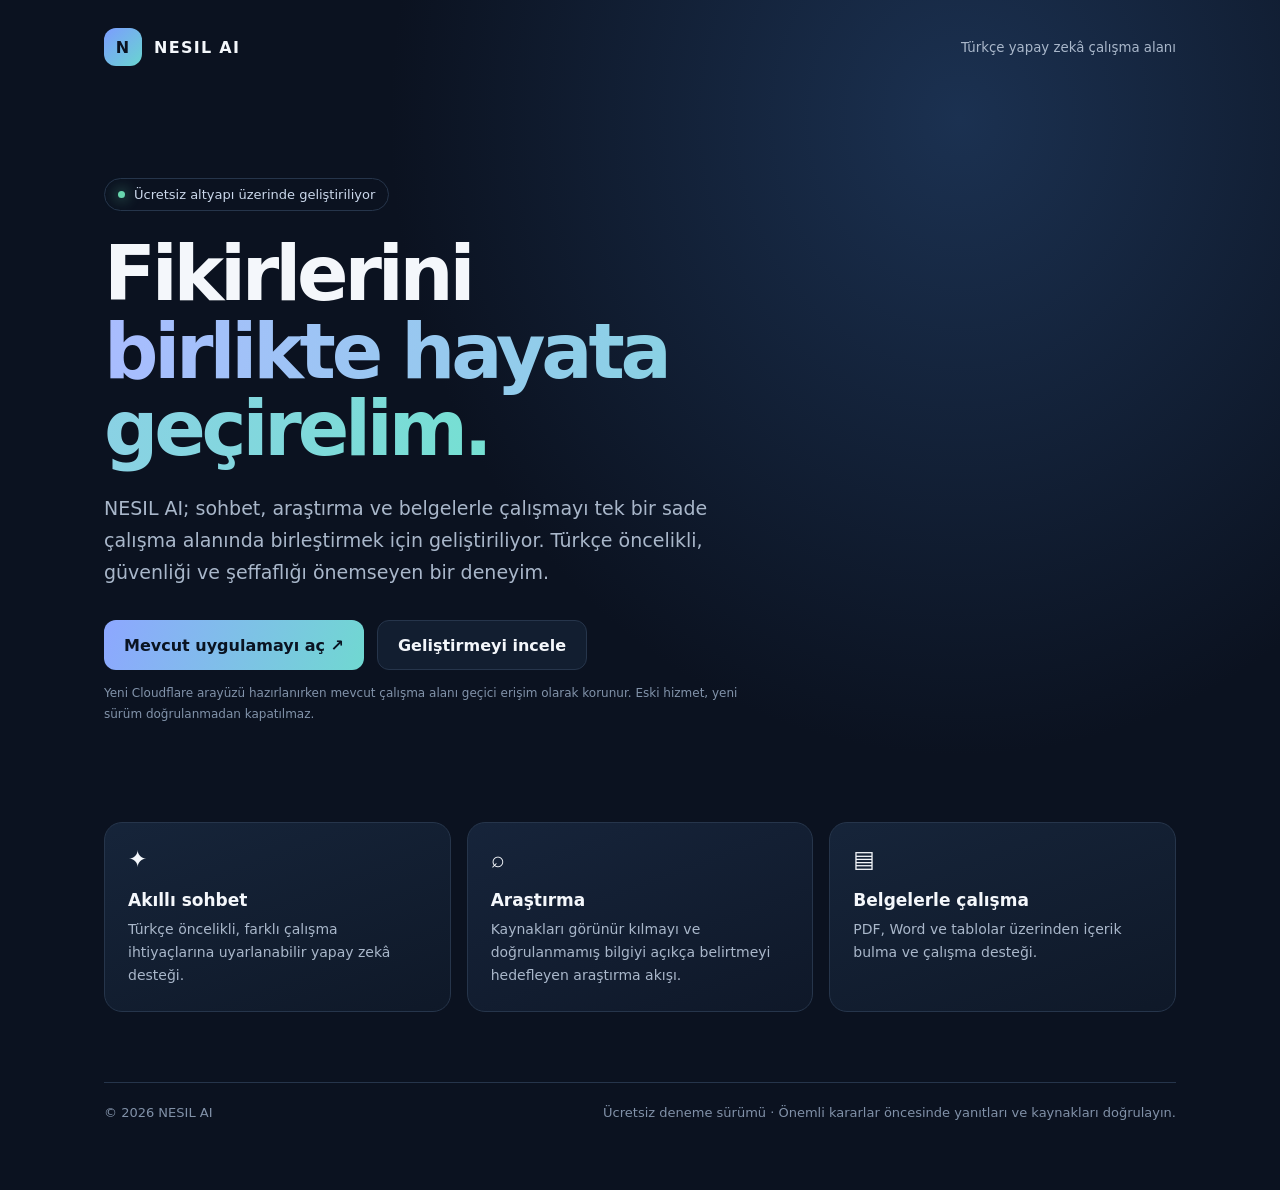
<file: site/index.html>
<!doctype html>
<html lang="tr">
<head>
  <meta charset="utf-8">
  <meta name="viewport" content="width=device-width, initial-scale=1">
  <meta name="theme-color" content="#101827">
  <meta name="description" content="NESIL AI — Türkçe yapay zekâ çalışma alanı. Sohbet, araştırma ve belge desteği.">
  <title>NESIL AI — Akıllı çalışma alanın</title>
  <style>
    :root{color-scheme:dark;--bg:#0b1220;--panel:#111c2e;--line:#26354b;--muted:#a9b7ca;--text:#f4f7fb;--blue:#7c9cff;--cyan:#69d5d0}
    *{box-sizing:border-box}body{margin:0;font-family:Inter,ui-sans-serif,system-ui,-apple-system,"Segoe UI",sans-serif;background:radial-gradient(ellipse at 75% 10%,#1b3151 0,transparent 42%),var(--bg);color:var(--text);min-height:100vh}
    a{color:inherit;text-decoration:none}.wrap{max-width:1120px;margin:auto;padding:28px 24px 70px}.nav{display:flex;align-items:center;justify-content:space-between;gap:20px}.brand{display:flex;align-items:center;gap:12px;font-weight:750;letter-spacing:.08em}.logo{width:38px;height:38px;border-radius:12px;background:linear-gradient(135deg,var(--blue),var(--cyan));display:grid;place-items:center;color:#0b1220;font-weight:900}.nav small{color:var(--muted)}
    .hero{padding:112px 0 76px;max-width:760px}.eyebrow{display:inline-flex;gap:9px;align-items:center;border:1px solid var(--line);border-radius:99px;padding:8px 13px;color:#cbd8eb;font-size:13px}.dot{width:7px;height:7px;border-radius:50%;background:#68d6ae;box-shadow:0 0 14px #68d6ae}.hero h1{font-size:clamp(42px,7vw,76px);line-height:1.02;letter-spacing:-.055em;margin:24px 0}.gradient{background:linear-gradient(100deg,#a9bcff,#75e0d2);-webkit-background-clip:text;background-clip:text;color:transparent}.hero p{font-size:19px;line-height:1.7;color:var(--muted);max-width:650px}.actions{display:flex;gap:13px;flex-wrap:wrap;margin-top:32px}.btn{display:inline-flex;align-items:center;justify-content:center;padding:14px 20px;border-radius:12px;font-weight:700;border:1px solid var(--line);min-height:50px}.primary{background:linear-gradient(110deg,#8da7ff,#70d8d1);color:#0a1422;border:0}.secondary{background:#121e30}.note{font-size:12px!important;color:#8293aa!important;margin-top:13px}
    .grid{display:grid;grid-template-columns:repeat(3,1fr);gap:16px;margin-top:10px}.card{background:linear-gradient(160deg,rgba(23,38,60,.92),rgba(15,25,41,.92));border:1px solid var(--line);border-radius:18px;padding:23px;min-height:178px}.ico{font-size:23px}.card h2{font-size:17px;margin:18px 0 8px}.card p{font-size:14px;line-height:1.65;color:var(--muted);margin:0}.footer{border-top:1px solid var(--line);margin-top:70px;padding-top:22px;display:flex;justify-content:space-between;gap:15px;flex-wrap:wrap;color:#8191a8;font-size:13px}
    @media(max-width:720px){.wrap{padding:20px 18px 48px}.hero{padding:82px 0 54px}.grid{grid-template-columns:1fr}.card{min-height:0}.hero p{font-size:17px}}
  </style>
</head>
<body>
  <main class="wrap">
    <nav class="nav" aria-label="Ana menü">
      <a class="brand" href="/" aria-label="NESIL AI ana sayfa"><span class="logo">N</span><span>NESIL AI</span></a>
      <small>Türkçe yapay zekâ çalışma alanı</small>
    </nav>
    <section class="hero">
      <span class="eyebrow"><span class="dot"></span> Ücretsiz altyapı üzerinde geliştiriliyor</span>
      <h1>Fikirlerini<br><span class="gradient">birlikte hayata geçirelim.</span></h1>
      <p>NESIL AI; sohbet, araştırma ve belgelerle çalışmayı tek bir sade çalışma alanında birleştirmek için geliştiriliyor. Türkçe öncelikli, güvenliği ve şeffaflığı önemseyen bir deneyim.</p>
      <div class="actions">
        <a class="btn primary" href="https://nesil-ai-n9rqtebccz4wn6a2257hfp.streamlit.app/" rel="noopener">Mevcut uygulamayı aç <span aria-hidden="true">&nbsp;↗</span></a>
        <a class="btn secondary" href="https://github.com/tcapar1/nesil-ai" rel="noopener">Geliştirmeyi incele</a>
      </div>
      <p class="note">Yeni Cloudflare arayüzü hazırlanırken mevcut çalışma alanı geçici erişim olarak korunur. Eski hizmet, yeni sürüm doğrulanmadan kapatılmaz.</p>
    </section>
    <section class="grid" aria-label="Özellikler">
      <article class="card"><span class="ico" aria-hidden="true">✦</span><h2>Akıllı sohbet</h2><p>Türkçe öncelikli, farklı çalışma ihtiyaçlarına uyarlanabilir yapay zekâ desteği.</p></article>
      <article class="card"><span class="ico" aria-hidden="true">⌕</span><h2>Araştırma</h2><p>Kaynakları görünür kılmayı ve doğrulanmamış bilgiyi açıkça belirtmeyi hedefleyen araştırma akışı.</p></article>
      <article class="card"><span class="ico" aria-hidden="true">▤</span><h2>Belgelerle çalışma</h2><p>PDF, Word ve tablolar üzerinden içerik bulma ve çalışma desteği.</p></article>
    </section>
    <footer class="footer"><span>© <span id="year">2026</span> NESIL AI</span><span>Ücretsiz deneme sürümü · Önemli kararlar öncesinde yanıtları ve kaynakları doğrulayın.</span></footer>
  </main>
</body>
</html>
</file>
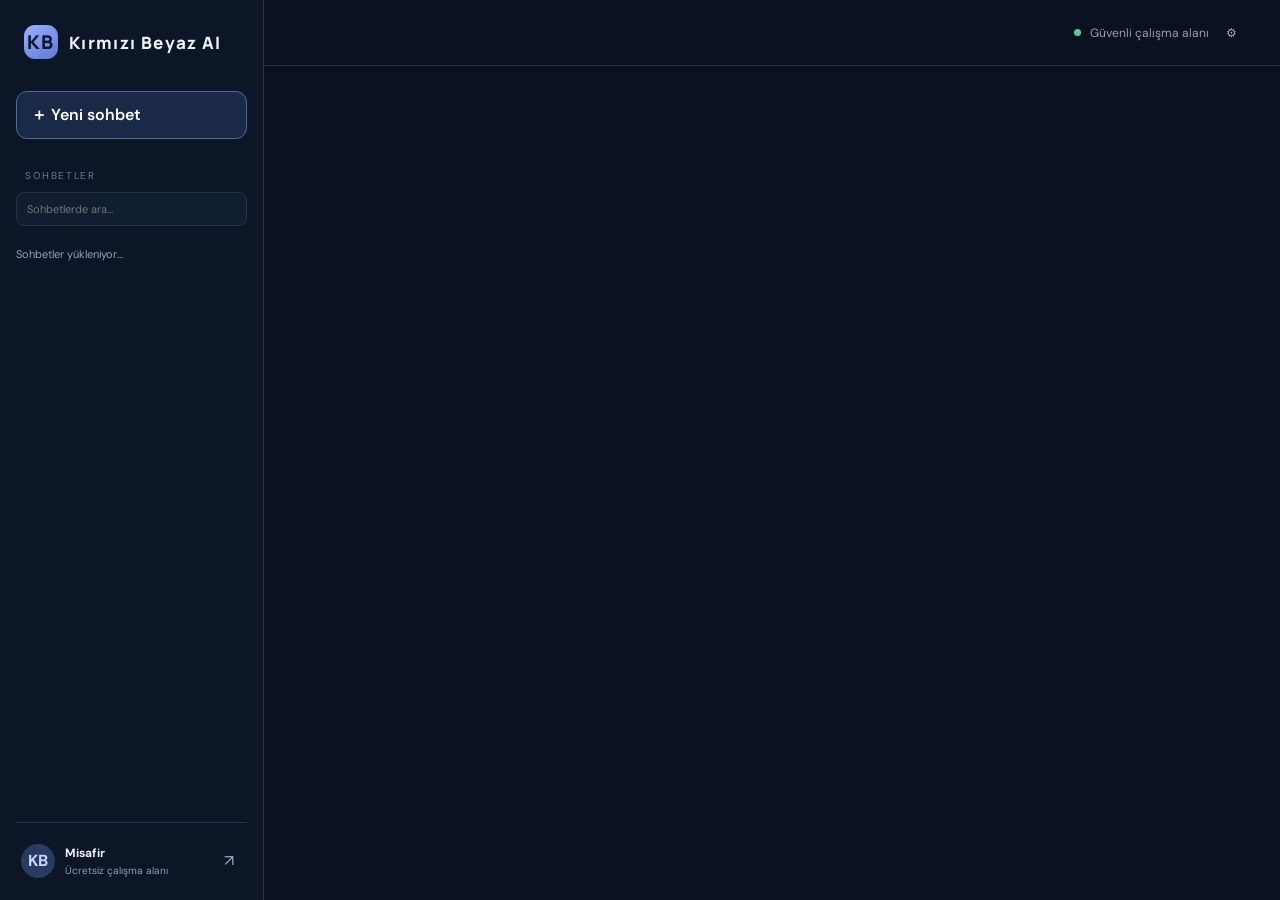
<file: web/index.html>
<!doctype html>
<html lang="tr">
<head>
  <meta charset="UTF-8">
  <meta name="viewport" content="width=device-width, initial-scale=1">
  <meta name="theme-color" content="#101827">
  <meta name="description" content="Kırmızı Beyaz AI — Türkçe yapay zekâ çalışma alanı">
  <title>Kırmızı Beyaz AI</title>
  <link rel="preconnect" href="https://fonts.googleapis.com">
  <link rel="preconnect" href="https://fonts.gstatic.com" crossorigin>
  <link href="https://fonts.googleapis.com/css2?family=DM+Sans:wght@400;500;600;700&family=Manrope:wght@400;500;600;700;800&display=swap" rel="stylesheet">
  <link rel="stylesheet" href="./styles.css">
</head>
<body>
  <div id="app">
    <aside class="sidebar">
      <a class="brand" href="#"><span class="brand-mark">KB</span><span>Kırmızı Beyaz AI</span></a>
      <button id="new-chat" class="new-chat">＋ <span>Yeni sohbet</span></button><button id="admin-nav" class="nav-item hidden" data-view="admin" type="button"><span>▦</span> Yönetim paneli</button>
      <div class="side-label history-label">SOHBETLER</div><input id="conversation-search" class="conversation-search" type="search" placeholder="Sohbetlerde ara…" aria-label="Sohbetlerde ara">
      <div id="conversation-list" class="conversation-list"><p class="muted small">Sohbetler yükleniyor…</p></div>
      <div class="sidebar-bottom">
        <div class="user-chip"><div class="avatar" id="avatar">KB</div><div class="user-meta"><strong id="user-email">Misafir</strong><span id="user-plan">Ücretsiz çalışma alanı</span></div><button id="sign-out" title="Çıkış yap" aria-label="Çıkış yap">↗</button></div>
      </div>
    </aside>
    <main class="main">
      <header class="topbar"><div class="mobile-brand"><span class="brand-mark">KB</span> Kırmızı Beyaz AI</div><div class="topbar-right"><button id="export-chat" class="icon-button hidden" type="button" title="Sohbeti metin olarak indir">TXT</button><button id="export-pdf" class="icon-button hidden" type="button" title="Sohbeti PDF olarak indir">PDF</button><button id="export-docx" class="icon-button hidden" type="button" title="Sohbeti Word olarak indir">Word</button><span class="status-dot"></span><span>Güvenli çalışma alanı</span><button id="account-button" class="icon-button" aria-label="Hesap">⚙</button></div></header>
      <section id="auth-view" class="auth-wrap hidden">
        <div class="auth-card"><div class="auth-logo"><span class="brand-mark">KB</span></div><p class="eyebrow">KIRMIZI BEYAZ AI</p><h1>Fikirlerini hayata geçir.</h1><p class="muted">Kırmızı Beyaz AI hesabına giriş yap veya ücretsiz hesabını oluştur.</p>
          <div class="auth-tabs"><button class="selected" data-auth="login">Giriş yap</button><button data-auth="signup">Hesap oluştur</button><button data-auth="reset">Şifremi unuttum</button></div>
          <form id="auth-form"><label for="email">E-posta adresi</label><input id="email" type="email" autocomplete="email" required placeholder="ornek@eposta.com"><label for="password" id="password-label">Şifre</label><input id="password" type="password" autocomplete="current-password" minlength="8" required placeholder="En az 8 karakter"><button class="primary full" type="submit" id="auth-submit">Giriş yap <span>→</span></button></form><p id="auth-message" class="form-message" aria-live="polite"></p><p class="fine-print">Devam ederek kullanım koşullarını ve gizlilik ilkelerini kabul etmiş olursun.</p>
        </div>
      </section>
      <section id="workspace" class="workspace hidden">
        <div id="welcome" class="welcome"><div class="eyebrow">Kırmızı Beyaz AI · KİŞİSEL ASİSTANIN</div><h1>Bugün neyi<br><span>birlikte başaralım?</span></h1><p>Fikirlerini sorulara, sorularını sonuçlara dönüştür.</p><div class="prompt-grid"><button class="prompt-card" data-prompt="Bu konuyu adım adım açıkla."><span>✧</span><b>Öğren ve keşfet</b><small>Karmaşık konuları sadeleştir.</small></button><button class="prompt-card" data-prompt="Bu fikir için uygulanabilir bir plan hazırla."><span>⌁</span><b>Plan oluştur</b><small>Fikirlerini eyleme dönüştür.</small></button><button class="prompt-card" data-prompt="Bu metni daha açık ve profesyonel hale getir."><span>▤</span><b>Yaz ve düzenle</b><small>Metinlerini birlikte geliştir.</small></button></div></div>
        <div id="messages" class="messages hidden"></div>
        <div class="composer-area">
          <div id="tool-menu" class="tool-menu hidden" role="menu" aria-label="Araçlar">
            <button type="button" class="tool-option" data-tool="upload"><span class="tool-icon">📎</span><span><b>Fotoğraf ve dosya ekle</b><small>Bilgisayardan yükle</small></span></button>
            <button type="button" class="tool-option" data-tool="library"><span class="tool-icon">📁</span><span><b>Kitaplıktan ekle</b><small>Kaydedilmiş dosyalarına göz at</small></span><em>Yakında</em></button>
            <button type="button" class="tool-option" data-tool="image"><span class="tool-icon">🖼️</span><span><b>Görsel oluştur</b><small>Fikirlerini görselleştir</small><em>Yakında</em></button>
            <button type="button" class="tool-option" data-tool="web"><span class="tool-icon">🌐</span><span><b>Web araması</b><small>Güncel bilgi ve kaynak bul</small><em>Yakında</em></button>
            <button type="button" class="tool-option" data-tool="research"><span class="tool-icon">🔎</span><span><b>Derin araştırma</b><small>Ayrıntılı rapor hazırla</small><em>Yakında</em></button>
            <button type="button" class="tool-option" data-tool="think"><span class="tool-icon">◈</span><span><b>Düşün</b><small>Daha kapsamlı yanıt modu</small><em>Yakında</em></button>
            <div class="tool-menu-divider"></div>
            <button type="button" class="tool-option" data-tool="documents"><span class="tool-icon">▤</span><span><b>Belgelerim</b><small>Belge alanını aç</small></span></button>
            <button type="button" class="tool-option" data-tool="memory"><span class="tool-icon">✧</span><span><b>Hafızam</b><small>Hafıza alanını aç</small></span></button>
          </div>
          <form id="chat-form" class="composer">
            <input id="file-input" type="file" class="hidden" multiple accept=".pdf,.docx,.xls,.xlsx,.csv,.txt,.md,.png,.jpg,.jpeg,.webp">
            <div id="attachment-list" class="attachment-list hidden"></div>
            <textarea id="prompt" rows="1" placeholder="Kırmızı Beyaz AI'ya bir şey sor…" aria-label="Mesajın"></textarea>
            <div class="voice-controls"><button id="voice-mic" type="button" title="Konuşarak yaz" aria-label="Konuşarak yaz">🎙 Mikrofon</button></div>
            <div class="model-bar"><label for="model-select">Model</label><select id="model-select" aria-label="Yapay zekâ modeli"><option value="groq">Kırmızı Beyaz AI · Groq</option><option value="ollama">Yerel Ollama</option></select><button id="model-settings" type="button">Bağlantı ayarı</button></div><div class="composer-footer"><div class="composer-left"><button id="tools-button" class="plus-button" type="button" aria-label="Araçları aç" aria-expanded="false">+</button><span>Yanıtları önemli kararlar öncesinde doğrula.</span></div><button class="send-button" type="submit" aria-label="Gönder">↑</button></div>
          </form>
        </div>
        <p class="disclaimer">Kırmızı Beyaz AI hata yapabilir. Önemli bilgileri kontrol et.</p>
      </section>
      <section id="documents-view" class="content-view hidden"><div class="view-heading"><div class="eyebrow">ÇALIŞMA ALANI</div><h1>Belgelerin</h1><p>Dosyalarını güvenli şekilde yönet.</p></div><div class="library-toolbar"><input id="document-search" type="search" placeholder="Dosya adında ara…"><button id="document-upload" class="primary" type="button">＋ Dosya yükle</button><input id="library-file-input" type="file" class="hidden" multiple accept=".pdf,.docx,.xls,.xlsx,.csv,.txt,.md,.png,.jpg,.jpeg,.webp"></div><div id="document-list" class="library-list"><p class="muted">Kitaplık yükleniyor…</p></div></section>
      <section id="admin-view" class="content-view admin-view hidden"><div class="view-heading"><div class="eyebrow">KIRMIZI BEYAZ AI · YÖNETİM</div><h1>Yönetim merkezi</h1><p>Platform kullanımını ve kullanıcı hesaplarını görüntüle.</p></div><div class="admin-toolbar"><div><strong>Yönetici hesabı</strong><small>tuncaycapar1@gmail.com</small></div><button id="admin-refresh" class="admin-refresh" type="button">↻ Yenile</button></div><div class="admin-stats"><article class="admin-stat"><span>Toplam kullanıcı</span><strong id="admin-users-total">—</strong></article><article class="admin-stat"><span>Sohbetler</span><strong id="admin-conversations-total">—</strong></article><article class="admin-stat"><span>Mesajlar</span><strong id="admin-messages-total">—</strong></article><article class="admin-stat"><span>Belgeler</span><strong id="admin-documents-total">—</strong></article></div><div class="admin-users-panel"><div class="admin-panel-heading"><div><h2>Yapay zekâ gelişim merkezi</h2><p>Geri bildirimleri incele, öğrenme önerilerini yönetici onayıyla değerlendir.</p></div><span id="admin-growth-status">Bekleyen öneriler burada görünür.</span></div><div class="admin-growth-compose"><input id="admin-candidate-category" maxlength="80" placeholder="Kategori (ör. doğruluk, üslup)"><textarea id="admin-candidate-text" maxlength="4000" rows="3" placeholder="Yeni öğrenme / iyileştirme önerisi…"></textarea><button id="admin-candidate-add" class="admin-refresh" type="button">＋ Öneriyi kuyruğa ekle</button></div><h3 class="admin-subheading">Bekleyen öğrenme önerileri</h3><div id="admin-candidates" class="admin-users-list">Öneriler yükleniyor…</div><h3 class="admin-subheading">Son kullanıcı geri bildirimleri</h3><div id="admin-feedback" class="admin-users-list">Geri bildirimler yükleniyor…</div></div><div class="admin-users-panel"><div class="admin-panel-heading"><div><h2>Kullanıcı hesapları</h2><p id="admin-user-count-note">Kullanıcılar yükleniyor…</p></div><span id="admin-updated-at"></span></div><div id="admin-users" class="admin-users-list">Yönetim verileri yükleniyor…</div></div><p class="admin-security-note">Bu ekran yalnızca sunucu tarafından doğrulanmış yönetici oturumuna açıktır. Kullanıcıların özel sohbet içerikleri burada gösterilmez.</p></section><section id="memory-view" class="content-view hidden"><div class="view-heading"><div class="eyebrow">KİŞİSELLEŞTİRME</div><h1>Hafızan</h1><p>Asistanın hatırlamasını istediğin bilgileri yönet.</p></div><div class="memory-toolbar"><textarea id="memory-input" rows="3" placeholder="Kırmızı Beyaz AI’nin hatırlamasını istediğin bilgiyi yaz…"></textarea><button id="memory-add" class="primary" type="button">Hafızaya ekle</button></div><div id="memory-list" class="memory-list"><p class="muted">Hafıza yükleniyor…</p></div></section>
      <div id="settings-dialog" class="settings-dialog hidden" role="dialog" aria-modal="true" aria-labelledby="settings-title"><div class="settings-card"><button id="settings-close" class="settings-close" type="button" aria-label="Kapat">×</button><h2 id="settings-title">Yerel Ollama bağlantısı</h2><p>Ollama bilgisayarında çalışır. Varsayılan adres yalnızca bu cihazdaki yerel servistir.</p><label for="ollama-url">Ollama adresi</label><input id="ollama-url" value="http://localhost:11434" autocomplete="off"><button id="ollama-check" class="primary" type="button">Modelleri kontrol et</button><label for="ollama-model">Yerel model</label><select id="ollama-model"><option value="qwen2.5-coder:3b">qwen2.5-coder:3b</option></select><p id="ollama-status" class="muted" aria-live="polite">Ollama bağlantısı henüz kontrol edilmedi.</p><small>Ollama uygulamasında tarayıcı erişimine izin verilmelidir (OLLAMA_ORIGINS). İnternete açık bir Ollama adresi kullanma.</small></div></div><div id="toast" class="toast" role="status"></div>
    </main>
  </div>
  <script type="module" src="./app.js"></script>
</body>
</html>
</file>
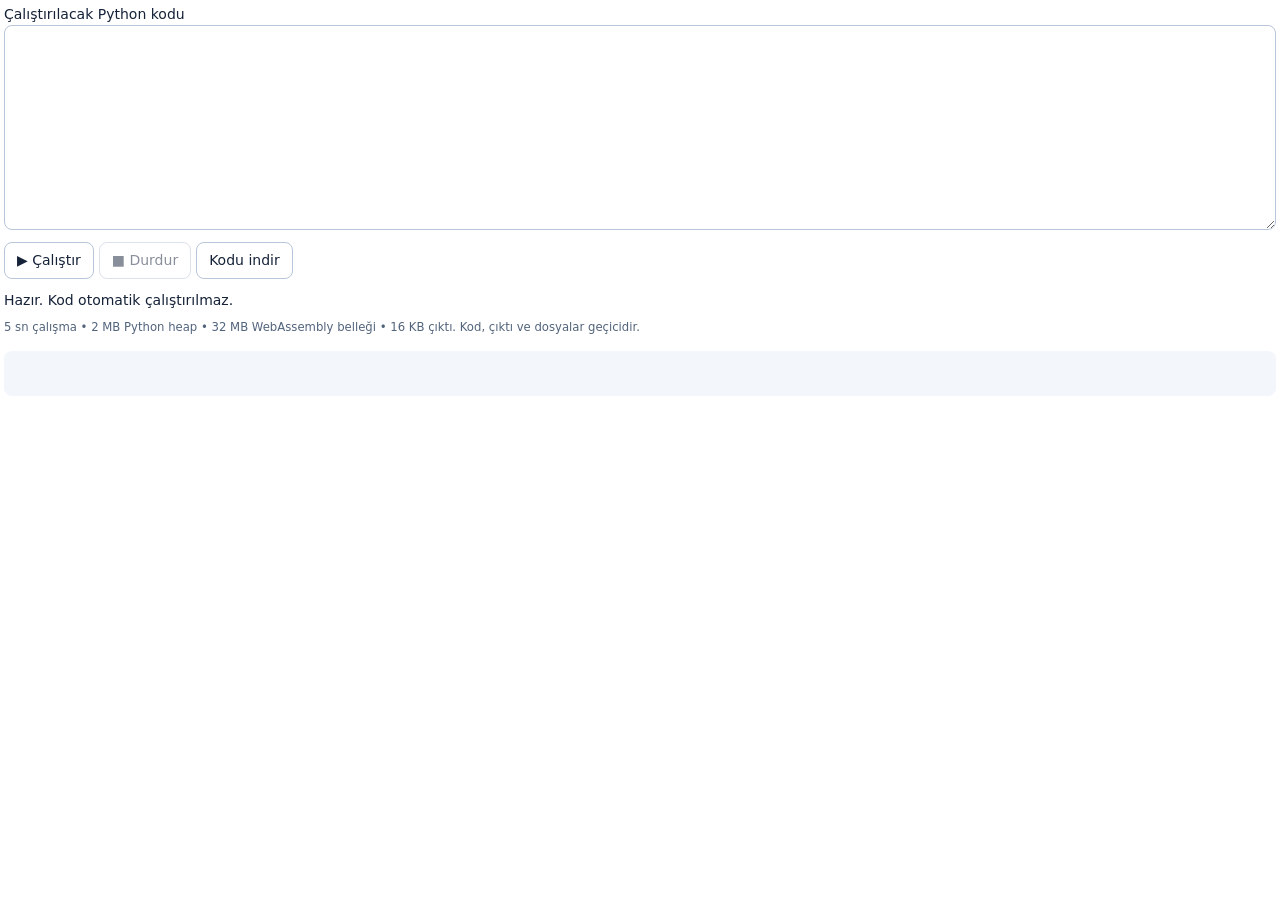
<file: runner_outer.html>
<!doctype html><html lang="tr"><head><meta charset="utf-8">
<meta http-equiv="Content-Security-Policy" content="default-src 'none'; script-src 'unsafe-inline' 'wasm-unsafe-eval' blob:; style-src 'unsafe-inline'; connect-src https://cdn.jsdelivr.net blob:; frame-src 'self' about:; base-uri 'none'; form-action 'none'">
<style>
body{font:14px system-ui,sans-serif;color:#152238;margin:4px;line-height:1.5}textarea{box-sizing:border-box;width:100%;height:205px;font:13px ui-monospace,monospace;padding:10px;border:1px solid #b8c6d9;border-radius:8px;color:#152238;background:#fff}button,a.download{display:inline-block;text-decoration:none;font:inherit;padding:7px 12px;margin:6px 5px 6px 0;border:1px solid #b8c6d9;border-radius:8px;background:white;color:#152238}button:disabled{opacity:.5}button:focus-visible,textarea:focus-visible{outline:2px solid #2563eb}pre{white-space:pre-wrap;overflow-wrap:anywhere;background:#f3f6fb;padding:10px;border-radius:8px;max-height:155px;overflow:auto;min-height:25px}#status{margin:5px 0}#files a{display:block;width:fit-content}small{color:#52647b}iframe{display:none}
</style></head><body>
<label for="code">Çalıştırılacak Python kodu</label>
<textarea id="code" maxlength="20000" spellcheck="false"></textarea>
<div><button id="run">▶ Çalıştır</button><button id="stop" disabled>■ Durdur</button><button id="save">Kodu indir</button></div>
<div id="status" role="status" aria-live="polite">Hazır. Kod otomatik çalıştırılmaz.</div>
<small>5 sn çalışma • 2 MB Python heap • 32 MB WebAssembly belleği • 16 KB çıktı. Kod, çıktı ve dosyalar geçicidir.</small>
<pre id="output" aria-label="Kod çıktısı"></pre><div id="files"></div>
<script type="module">
__HELPERS__
const decode=value=>new TextDecoder().decode(Uint8Array.from(atob(value),c=>c.charCodeAt(0)));
const config=JSON.parse(decode('__CONFIG_B64__'));
const frameHTML=decode('__FRAME_B64__');
const code=document.getElementById('code'), run=document.getElementById('run'), stop=document.getElementById('stop'),
      save=document.getElementById('save'), status=document.getElementById('status'), output=document.getElementById('output'), files=document.getElementById('files');
code.value=decode('__CODE_B64__');
let current=null, assets=null, downloads=[];
function clearFiles(){downloads.forEach(url=>URL.revokeObjectURL(url));downloads=[];files.replaceChildren();}
function busy(value){run.disabled=value;stop.disabled=!value;code.disabled=value;}
function cleanup(){
  if(current){clearTimeout(current.timer);current.abort.abort();if(current.frame){current.frame.contentWindow.postMessage({kind:'nesil-python',type:'stop',job:current.id},'*');current.frame.remove();}}
  current=null;busy(false);
}
async function downloadAsset(url, digest, signal){
  const response=await fetch(url,{credentials:'omit',referrerPolicy:'no-referrer',redirect:'error',cache:'force-cache',signal});
  if(!response.ok) throw Error('Çalışma motoru indirilemedi.');
  const declared=Number(response.headers.get('content-length'));
  if(declared>2097152) throw Error('Çalışma motoru boyutu uygun değil.');
  const reader=response.body.getReader(), parts=[];let total=0;
  try{while(true){const {done,value}=await reader.read();if(done)break;total+=value.byteLength;if(total>2097152)throw Error('Çalışma motoru boyutu uygun değil.');parts.push(value);}}
  finally{reader.releaseLock();}
  const data=new Uint8Array(total);let at=0;for(const part of parts){data.set(part,at);at+=part.byteLength;}
  const hash=Array.from(new Uint8Array(await crypto.subtle.digest('SHA-256',data)),b=>b.toString(16).padStart(2,'0')).join('');
  if(hash!==digest) throw Error('Çalışma motoru bütünlük kontrolünden geçmedi.');
  return data;
}
function showDownload(name,data){
  const link=document.createElement('a');link.className='download';link.textContent=name+' indir';
  const url=URL.createObjectURL(new Blob([data],{type:'text/plain;charset=utf-8'}));downloads.push(url);
  link.href=url;link.download=name;files.appendChild(link);
}
run.addEventListener('click',async()=>{
  if(current)return;
  if(!code.value.trim() || code.value.length>LIMITS.code){status.textContent='1–20.000 karakterlik kod yazın.';return;}
  clearFiles();output.textContent='';busy(true);
  const job={id:crypto.randomUUID(),code:code.value,abort:new AbortController(),frame:null,timer:null};current=job;
  status.textContent='Çalışma motoru hazırlanıyor…';
  job.timer=setTimeout(()=>{if(current===job){cleanup();status.textContent='Çalışma motoru zamanında yüklenemedi.';}},20000);
  try{
    if(!assets){
      const [moduleBytes,wasmBytes]=await Promise.all([downloadAsset(config.module,config.moduleSha256,job.abort.signal),downloadAsset(config.wasm,config.wasmSha256,job.abort.signal)]);
      if(current!==job)return;
      assets={moduleText:new TextDecoder('utf-8',{fatal:true}).decode(moduleBytes),wasm:patchMemory(wasmBytes).buffer};
    }
    if(current!==job)return;
    clearTimeout(job.timer);
    job.timer=setTimeout(()=>{if(current===job){cleanup();status.textContent='Çalışma alanı zamanında başlatılamadı.';}},LIMITS.bootMs);
    const frame=document.createElement('iframe');frame.setAttribute('sandbox','allow-scripts');frame.title='İzole Python çalışma alanı';
    job.frame=frame;frame.srcdoc=frameHTML;document.body.appendChild(frame);
  }catch(e){if(current===job){cleanup();status.textContent=e.name==='AbortError'?'İşlem durduruldu.':(String(e.message).slice(0,200)||'Çalışma motoru hazırlanamadı.');}}
});
window.addEventListener('message',event=>{
  const job=current,data=event.data;
  if(!job || !job.frame || event.source!==job.frame.contentWindow || event.origin!=='null' || !data || data.kind!=='nesil-python')return;
  if(data.type==='frameReady' && !job.initialized){job.initialized=true;job.frame.contentWindow.postMessage({kind:'nesil-python',type:'init',job:job.id,moduleText:assets.moduleText,wasm:assets.wasm.slice(0)},'*');return;}
  if(data.job!==job.id)return;
  if(data.type==='ready' && !job.running){
    job.running=true;clearTimeout(job.timer);status.textContent='Kod çalışıyor…';
    job.timer=setTimeout(()=>{if(current===job){cleanup();status.textContent='5 saniyelik çalışma sınırı aşıldı; çalışma alanı kapatıldı.';}},LIMITS.runMs);
    job.frame.contentWindow.postMessage({kind:'nesil-python',type:'execute',job:job.id,code:job.code},'*');
  }else if(data.type==='bootError'){cleanup();status.textContent='Python motoru başlatılamadı. Paneli kapatıp yeniden açmayı deneyin.';}
  else if(data.type==='result' && job.running){
    if(!validResult(data.result)){cleanup();status.textContent='Çıktı güvenlik veya boyut kontrolünden geçmedi.';return;}
    const result=data.result;cleanup();output.textContent=result.text+(result.error?'\nHata: '+result.error:'');
    result.files.forEach(f=>showDownload(f.name,f.data));
    status.textContent=result.error?'Kod hatayla tamamlandı.':'Kod tamamlandı. '+result.files.length+' indirilebilir dosya.';
  }
});
stop.addEventListener('click',()=>{if(current){cleanup();status.textContent='İşlem durduruldu; çalışma alanı kapatıldı.';}});
save.addEventListener('click',()=>{const url=URL.createObjectURL(new Blob([code.value],{type:'text/plain;charset=utf-8'}));const a=document.createElement('a');a.href=url;a.download='nesil_ai_kod.py';a.click();setTimeout(()=>URL.revokeObjectURL(url),1000);});
window.addEventListener('pagehide',()=>{cleanup();clearFiles();});
</script></body></html>
</file>
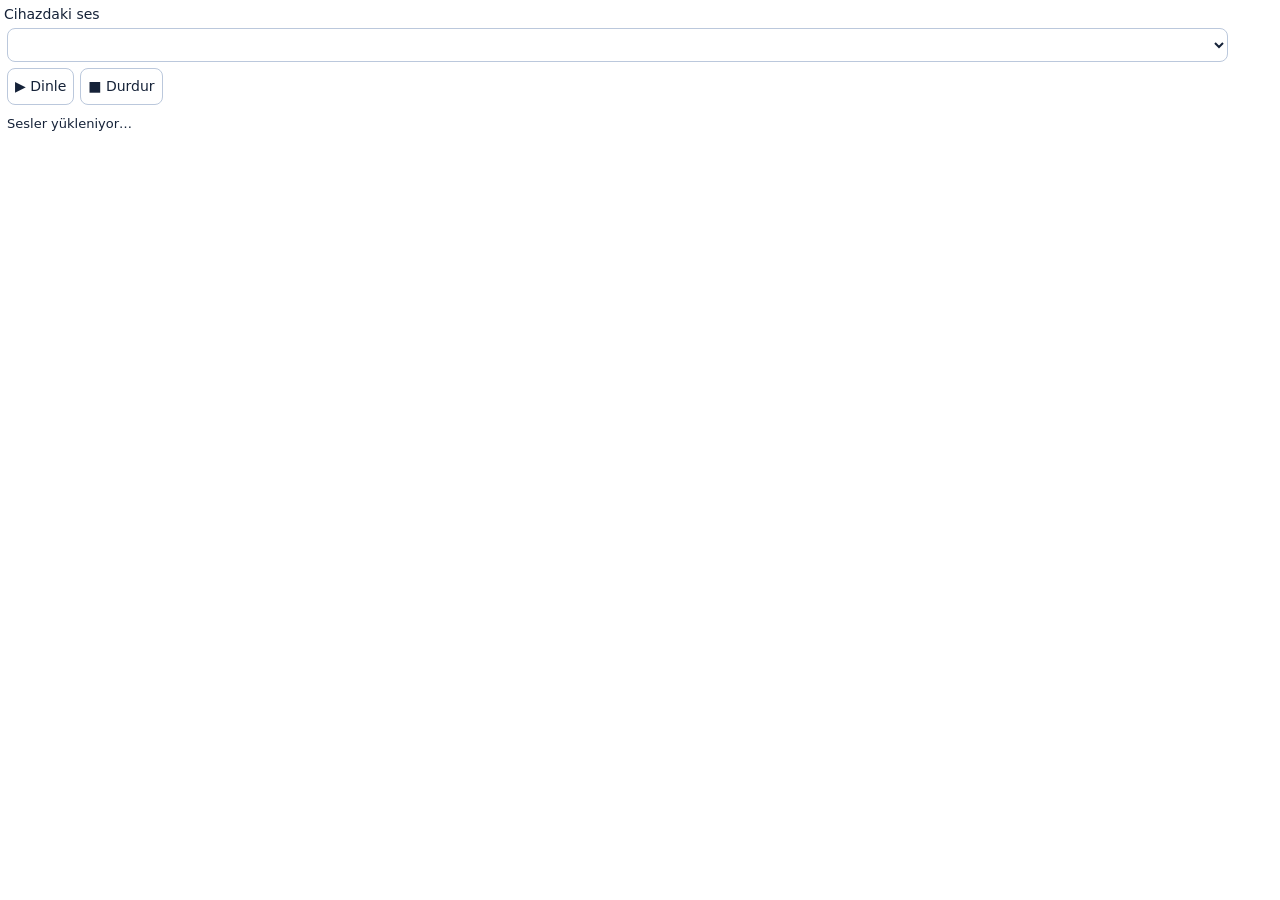
<file: speech_player.html>
<!doctype html>
<html lang="tr"><head><meta charset="utf-8">
<meta http-equiv="Content-Security-Policy" content="default-src 'none'; script-src 'unsafe-inline'; style-src 'unsafe-inline'; connect-src 'none'; base-uri 'none'; form-action 'none'">
<style>
body{font:14px system-ui,sans-serif;color:#152238;margin:4px;line-height:1.5}
button,select{font:inherit;border:1px solid #bbc8dc;border-radius:8px;padding:7px;margin:3px;background:#fff;color:#152238;max-width:100%}
button:focus-visible,select:focus-visible{outline:2px solid #2563eb}
#status{margin:6px 3px;font-size:13px}select{display:block;width:96%}
</style></head><body>
<label for="voice">Cihazdaki ses</label><select id="voice" aria-label="Ses seçimi"></select>
<button id="play" disabled>▶ Dinle</button><button id="stop" disabled>■ Durdur</button>
<p id="status" role="status" aria-live="polite">Sesler yükleniyor…</p>
<script>
(() => {
  const text = new TextDecoder().decode(Uint8Array.from(atob("__SPEECH_DATA__"), c => c.charCodeAt(0)));
  const select = document.getElementById("voice");
  const play = document.getElementById("play");
  const stop = document.getElementById("stop");
  const status = document.getElementById("status");
  if (!("speechSynthesis" in window) || !("SpeechSynthesisUtterance" in window)) {
    status.textContent = "Bu tarayıcı seslendirmeyi desteklemiyor.";
    return;
  }
  const synth = window.speechSynthesis;
  let voices = [], current = null;
  function loadVoices() {
    const previous = select.value;
    voices = synth.getVoices().filter(v => v.localService === true);
    voices.sort((a,b) => Number(b.lang.toLowerCase().startsWith("tr")) - Number(a.lang.toLowerCase().startsWith("tr")));
    select.replaceChildren();
    voices.forEach((voice, index) => {
      const option = document.createElement("option");
      option.value = String(index);
      option.textContent = voice.name + " (" + voice.lang + ")";
      select.appendChild(option);
    });
    if (previous !== "" && voices[Number(previous)]) select.value = previous;
    play.disabled = !voices.length || !text.trim() || current !== null;
    if (!current) status.textContent = voices.length ? "Dinlemek için düğmeye basın. Yalnızca yerel olarak bildirilen sesler listelenir." : "Yerel ses bulunamadı. Cihazın konuşma dili paketlerini ve tarayıcı desteğini kontrol edin.";
  }
  play.addEventListener("click", () => {
    const voice = voices[Number(select.value)];
    if (!voice || voice.localService !== true || !text.trim() || current) return;
    const utterance = new window.SpeechSynthesisUtterance(text);
    utterance.voice = voice;
    utterance.lang = voice.lang;
    current = utterance;
    const finish = () => {
      if (current !== utterance) return;
      current = null; stop.disabled = true; select.disabled = false;
      play.disabled = !voices.length; status.textContent = "Seslendirme tamamlandı.";
    };
    utterance.onend = finish;
    utterance.onerror = () => { if (current !== utterance) return; finish(); status.textContent = "Seslendirme tamamlanamadı. Tarayıcı veya cihaz desteğini kontrol edin."; };
    play.disabled = true; stop.disabled = false; select.disabled = true;
    status.textContent = "Seslendiriliyor…";
    try { synth.speak(utterance); } catch (_) { utterance.onerror(); }
  });
  stop.addEventListener("click", () => {
    if (!current) return;
    current = null; synth.cancel(); play.disabled = !voices.length;
    stop.disabled = true; select.disabled = false; status.textContent = "Seslendirme durduruldu.";
  });
  window.addEventListener("pagehide", () => { if (current) { current = null; synth.cancel(); } });
  synth.addEventListener("voiceschanged", loadVoices);
  loadVoices();
})();
</script></body></html>
</file>
<file: web/styles.css>
:root{color-scheme:dark;--bg:#0b1120;--panel:#111b2d;--panel2:#172338;--line:#26344b;--text:#edf3fc;--muted:#91a0b7;--accent:#7c9cff;--accent2:#a5b8ff}*{box-sizing:border-box}body{margin:0;background:var(--bg);color:var(--text);font-family:"DM Sans",sans-serif}button,input,textarea{font:inherit}button{cursor:pointer}#app{min-height:100vh;display:flex}.sidebar{width:264px;flex:none;background:#0d1627;border-right:1px solid var(--line);padding:25px 16px 16px;display:flex;flex-direction:column;min-height:100vh}.brand{display:flex;align-items:center;gap:11px;color:var(--text);text-decoration:none;font:800 17px Manrope,sans-serif;letter-spacing:.08em;padding:0 8px 32px}.brand b{color:var(--accent2)}.brand-mark{width:34px;height:34px;border-radius:11px;background:linear-gradient(145deg,#9bb2ff,#5e77d8);display:inline-grid;place-items:center;color:#10182a;font:800 19px Manrope,sans-serif}.new-chat{width:100%;border:1px solid #52699c;background:#1a2945;color:#fff;padding:12px 14px;border-radius:11px;text-align:left;font-weight:600}.side-label{font-size:10px;letter-spacing:.16em;color:#687b98;margin:29px 9px 10px}.nav-item{border:0;background:transparent;color:#9eacc2;padding:11px 12px;text-align:left;border-radius:9px;display:flex;gap:12px;align-items:center}.nav-item.active,.nav-item:hover{background:#1a2942;color:#fff}.history-label{margin-top:30px}.conversation-list{overflow:auto;flex:1}.conversation{display:block;width:100%;overflow:hidden;text-overflow:ellipsis;white-space:nowrap;background:none;border:0;color:#9eacc2;text-align:left;padding:9px 10px;border-radius:8px;font-size:13px}.conversation.active,.conversation:hover{background:#17243a;color:white}.sidebar-bottom{border-top:1px solid var(--line);padding-top:14px}.user-chip{display:flex;align-items:center;gap:10px;padding:5px}.avatar{width:34px;height:34px;border-radius:50%;background:#283c61;color:#c9d6ff;display:grid;place-items:center;font-weight:700}.user-meta{min-width:0;display:flex;flex:1;flex-direction:column;gap:3px}.user-meta strong{font-size:12px;overflow:hidden;text-overflow:ellipsis}.user-meta span{font-size:10px;color:var(--muted)}#sign-out,.icon-button{border:0;background:transparent;color:#9eacc2;padding:8px}.main{min-width:0;flex:1;display:flex;flex-direction:column;min-height:100vh}.topbar{height:66px;border-bottom:1px solid var(--line);display:flex;align-items:center;justify-content:flex-end;padding:0 35px;color:var(--muted);font-size:12px;gap:10px}.topbar-right{display:flex;align-items:center;gap:9px}.status-dot{width:7px;height:7px;border-radius:50%;background:#55c99a}.mobile-brand{display:none}.workspace{width:min(100%,920px);margin:0 auto;display:flex;flex:1;flex-direction:column;padding:8vh 36px 20px}.welcome{margin:auto 0}.eyebrow{font-size:10px;letter-spacing:.18em;color:var(--accent2);font-weight:700}.welcome h1,.view-heading h1{font:700 clamp(38px,5vw,58px)/1.13 Manrope,sans-serif;letter-spacing:-.045em;margin:18px 0 12px}.welcome h1 span{color:#91a9ff}.welcome>p,.view-heading>p{color:var(--muted);font-size:15px}.prompt-grid{display:grid;grid-template-columns:repeat(3,1fr);gap:12px;margin-top:42px}.prompt-card{background:var(--panel);border:1px solid var(--line);border-radius:13px;padding:17px;text-align:left;color:var(--text);display:flex;flex-direction:column;gap:9px;min-height:126px}.prompt-card:hover{border-color:#718bd2;transform:translateY(-2px)}.prompt-card>span{font-size:21px;color:var(--accent2)}.prompt-card b{font-size:13px}.prompt-card small{font-size:11px;color:var(--muted)}.composer-area{margin-top:auto;padding-top:35px}.composer{border:1px solid #35445e;background:#121d30;border-radius:16px;padding:14px 15px 10px;box-shadow:0 12px 40px #0002}.composer textarea{width:100%;resize:none;outline:none;border:0;background:transparent;color:var(--text);min-height:44px;max-height:180px;padding:5px;font-size:14px}.composer textarea::placeholder{color:#71819a}.composer-footer{display:flex;align-items:center;justify-content:space-between;color:#71819a;font-size:10px;padding:5px 2px 0}.send-button,.primary{border:0;border-radius:10px;background:linear-gradient(135deg,#8ea8ff,#6d83e8);color:#10182b;font-weight:800}.send-button{width:34px;height:34px;font-size:20px}.disclaimer{text-align:center;font-size:10px;color:#65748c;margin:12px 0 0}.messages{flex:1;overflow:auto;padding:22px 0}.message{max-width:780px;margin:0 auto 20px;display:flex;gap:13px}.message-role{width:30px;height:30px;flex:none;border-radius:10px;background:#253653;display:grid;place-items:center;color:#b7c7ff;font-size:12px}.message-body{white-space:pre-wrap;line-height:1.7;font-size:14px;padding-top:4px}.message.user .message-role{background:#2c4c48;color:#a6efd4}.content-view{width:min(100%,900px);margin:0 auto;padding:8vh 35px}.view-heading h1{font-size:42px}.empty-panel{margin-top:40px;border:1px dashed #34445e;border-radius:16px;padding:45px;text-align:center;background:#111b2d}.empty-icon{font-size:30px;color:var(--accent2)}.empty-panel h2{font:600 19px Manrope}.empty-panel p{color:var(--muted);font-size:13px;max-width:470px;margin:0 auto;line-height:1.7}.auth-wrap{flex:1;display:grid;place-items:center;padding:35px 18px}.auth-card{width:min(100%,430px);background:var(--panel);border:1px solid var(--line);border-radius:20px;padding:34px;box-shadow:0 24px 80px #0004}.auth-logo{margin-bottom:22px}.auth-card h1{font:700 30px Manrope;margin:8px 0}.auth-card>p.muted{font-size:13px;line-height:1.6}.auth-tabs{display:flex;gap:4px;margin:25px 0 20px;border-bottom:1px solid var(--line)}.auth-tabs button{flex:1;border:0;background:transparent;color:var(--muted);padding:11px 4px;font-size:11px}.auth-tabs button.selected{color:white;border-bottom:2px solid var(--accent)}.auth-card label{display:block;font-size:11px;color:#b5c2d6;margin:13px 0 7px}.auth-card input{width:100%;padding:12px;border:1px solid var(--line);background:#0c1525;border-radius:9px;color:white;outline:none}.auth-card input:focus{border-color:var(--accent)}.primary{padding:13px 16px;margin-top:20px}.primary span{float:right}.full{width:100%}.form-message{min-height:18px;font-size:12px;color:#a8c0ff;line-height:1.5}.fine-print{font-size:10px;color:#73819a;line-height:1.6}.toast{position:fixed;bottom:24px;right:24px;background:#243550;border:1px solid #435a80;padding:12px 16px;border-radius:10px;font-size:12px;display:none}.muted{color:var(--muted)}.small{font-size:11px}.hidden{display:none!important}@media(max-width:760px){.sidebar{display:none}.topbar{height:58px;justify-content:space-between;padding:0 17px}.mobile-brand{display:flex;align-items:center;gap:9px;font:800 13px Manrope;letter-spacing:.08em}.mobile-brand .brand-mark{width:28px;height:28px;font-size:15px}.topbar-right>span:not(.status-dot){display:none}.workspace{padding:8vh 18px 18px}.welcome h1{font-size:42px}.prompt-grid{grid-template-columns:1fr;gap:8px;margin-top:28px}.prompt-card{min-height:85px;padding:13px;display:grid;grid-template-columns:28px 1fr;align-items:center;gap:3px 9px}.prompt-card>span{grid-row:span 2}.prompt-card small{grid-column:2}.composer-area{padding-top:25px}.content-view{padding:7vh 18px}.auth-card{padding:25px 21px}.auth-tabs button{font-size:10px}.message{gap:9px}.message-body{font-size:13px}}
/* ChatGPT-style composer tools menu */
.composer-area{position:relative}
.composer-footer{gap:12px}
.composer-left{display:flex;align-items:center;gap:10px;min-width:0}
.plus-button{width:34px;height:34px;flex:none;border:1px solid #35445e;border-radius:50%;background:#1b2940;color:#eaf0ff;font-size:25px;line-height:1;display:grid;place-items:center;transition:transform .16s,background .16s}
.plus-button:hover,.plus-button[aria-expanded="true"]{background:#293b5b;border-color:#718bd2}
.plus-button[aria-expanded="true"]{transform:rotate(45deg)}
.tool-menu{position:absolute;z-index:20;left:0;bottom:calc(100% + 10px);width:min(390px,calc(100vw - 36px));max-height:min(440px,65vh);overflow:auto;padding:7px;background:#202b3d;border:1px solid #3a4659;border-radius:15px;box-shadow:0 16px 48px #0008}
.tool-option{width:100%;display:flex;align-items:center;gap:11px;text-align:left;border:0;border-radius:9px;padding:9px 10px;background:transparent;color:#edf3fc}
.tool-option:hover{background:#344258}
.tool-icon{width:22px;flex:none;text-align:center;font-size:16px}
.tool-option>span:nth-child(2){display:flex;flex:1;min-width:0;flex-direction:column;gap:2px}
.tool-option b{font-size:12px;font-weight:600}
.tool-option small{font-size:10px;color:#aab6c8}
.tool-option em{font-size:9px;color:#9aabc7;font-style:normal}
.tool-menu-divider{height:1px;background:#3b4759;margin:6px 4px}
.attachment-list{display:flex;flex-wrap:wrap;gap:7px;padding:3px 4px 10px}
.attachment-chip{display:flex;align-items:center;gap:7px;max-width:100%;padding:6px 9px;border:1px solid #40516c;border-radius:9px;background:#1a2940;color:#dce6f8;font-size:11px}
.attachment-chip span{overflow:hidden;text-overflow:ellipsis;white-space:nowrap}
.attachment-chip button{border:0;background:none;color:#aab8ce;font-size:15px;padding:0 2px}
@media(max-width:760px){.tool-menu{left:0;width:min(360px,calc(100vw - 36px))}.composer-left{gap:8px}.composer-footer>span{font-size:9px}}


/* Integrated workspace panels; preserve existing visual language */
.model-bar{display:flex;align-items:center;gap:9px;margin:0 2px 10px;color:var(--muted);font-size:11px}
.model-bar select,.model-bar button,.library-toolbar input{background:#172338;color:var(--text);border:1px solid var(--line);border-radius:8px;padding:8px 10px}
.model-bar button,.library-actions button,.memory-row button{cursor:pointer}
.library-toolbar,.memory-toolbar{display:flex;gap:10px;align-items:center;margin:28px 0 18px}
.library-toolbar input{flex:1;min-width:0}
.library-list,.memory-list{display:flex;flex-direction:column;gap:9px}
.library-row,.memory-row{display:flex;align-items:center;justify-content:space-between;gap:15px;padding:14px 16px;border:1px solid var(--line);border-radius:12px;background:var(--panel)}
.library-row strong,.memory-row p{font-size:13px;overflow-wrap:anywhere}
.library-actions{display:flex;gap:7px;flex:none}
.library-actions button,.memory-row button{background:#1b2940;border:1px solid #40516c;color:#dce6f8;border-radius:8px;padding:7px 10px;font-size:11px}
.memory-toolbar{align-items:stretch;flex-direction:column}
.memory-toolbar textarea{width:100%;resize:vertical;min-height:82px;background:#121d30;border:1px solid var(--line);border-radius:10px;color:var(--text);padding:12px}
.memory-toolbar .primary{align-self:flex-start;margin-top:0}
.memory-row p{white-space:pre-wrap;line-height:1.6;margin:0;flex:1}
.settings-dialog{position:fixed;inset:0;z-index:50;background:#050a13cc;display:grid;place-items:center;padding:18px}
.settings-card{position:relative;width:min(100%,440px);padding:28px;background:var(--panel);border:1px solid var(--line);border-radius:17px;box-shadow:0 24px 90px #0009}
.settings-card h2{font:700 20px Manrope;margin:0 0 10px}
.settings-card p,.settings-card small{font-size:12px;line-height:1.6;color:var(--muted)}
.settings-card label{display:block;font-size:11px;margin:16px 0 7px}
.settings-card input{width:100%;background:#0c1525;border:1px solid var(--line);border-radius:8px;color:var(--text);padding:11px}
.settings-card .primary{width:100%}
.settings-close{position:absolute;right:14px;top:12px;background:transparent;border:0;color:var(--muted);font-size:24px}
@media(max-width:760px){.library-toolbar{align-items:stretch;flex-direction:column}.library-row{align-items:flex-start}.model-bar{flex-wrap:wrap}.model-bar label{display:none}}


.conversation-search{width:100%;margin:0 0 10px;padding:9px 10px;background:#111d30;border:1px solid var(--line);border-radius:8px;color:var(--text);font-size:11px;outline:none}
.conversation-search:focus{border-color:#718bd2}
.conversation-row{display:flex;align-items:center;gap:3px;margin:1px 0}
.conversation-row .conversation{flex:1;min-width:0}
.conversation-actions{display:flex;gap:1px;opacity:.35;transition:opacity .15s}
.conversation-row:hover .conversation-actions,.conversation-row:focus-within .conversation-actions{opacity:1}
.conversation-actions button{border:0;background:transparent;color:#91a0b7;padding:5px 4px;border-radius:5px;font-size:12px}
.conversation-actions button:hover{background:#263852;color:#fff}
@media(max-width:760px){.conversation-search{display:none}}

/* Admin dashboard */
.nav-item{width:100%;display:flex;align-items:center;gap:10px;padding:10px 12px;margin:9px 0;border:1px solid transparent;border-radius:9px;background:transparent;color:#b8c5d9;text-align:left;font-size:12px}
.nav-item:hover,.nav-item.active{background:#1b2940;border-color:#344763;color:#fff}
.admin-view{width:min(100%,1050px)}
.admin-toolbar{display:flex;align-items:center;justify-content:space-between;gap:12px;margin:26px 0 18px;padding:14px 16px;background:var(--panel);border:1px solid var(--line);border-radius:12px}
.admin-toolbar>div{display:flex;flex-direction:column;gap:4px}.admin-toolbar strong{font-size:12px}.admin-toolbar small{font-size:11px;color:var(--muted)}
.admin-refresh{border:1px solid #40516c;background:#1b2940;color:#e4ecfb;border-radius:8px;padding:9px 13px;font-size:11px}
.admin-stats{display:grid;grid-template-columns:repeat(4,minmax(0,1fr));gap:12px}
.admin-stat{display:flex;flex-direction:column;gap:10px;padding:18px;background:var(--panel);border:1px solid var(--line);border-radius:12px}
.admin-stat span{font-size:11px;color:var(--muted)}.admin-stat strong{font:700 27px Manrope;color:#edf2ff}
.admin-users-panel{margin-top:22px;padding:18px;background:var(--panel);border:1px solid var(--line);border-radius:13px}
.admin-panel-heading{display:flex;align-items:center;justify-content:space-between;gap:10px;margin-bottom:15px}
.admin-panel-heading h2{font:700 17px Manrope;margin:0 0 5px}.admin-panel-heading p,.admin-panel-heading>span{font-size:10px;color:var(--muted);margin:0}
.admin-users-list{display:flex;flex-direction:column}.admin-user-row{display:flex;align-items:center;justify-content:space-between;gap:12px;padding:12px 0;border-top:1px solid var(--line)}
.admin-user-identity{display:flex;min-width:0;flex-direction:column;gap:5px}.admin-user-identity strong{font-size:12px;overflow-wrap:anywhere}.admin-user-identity small{font-size:10px;color:var(--muted)}
.admin-user-status{flex:none;font-size:10px;color:#a8c0ff;background:#1b2940;border-radius:20px;padding:5px 9px}
.admin-security-note{margin-top:14px;color:var(--muted);font-size:10px;line-height:1.6}
@media(max-width:760px){.admin-stats{grid-template-columns:repeat(2,minmax(0,1fr))}.admin-panel-heading{align-items:flex-start;flex-direction:column}.admin-user-row{align-items:flex-start;flex-direction:column}.admin-toolbar{align-items:flex-start}}

/* Voice conversation controls */
.voice-controls{display:flex;align-items:center;flex-wrap:wrap;gap:7px;padding:7px 3px 10px;border-top:1px solid #26344b}
.voice-controls button,.voice-controls select{border:1px solid #35445e;border-radius:8px;background:#1a2940;color:#dce6f8;padding:7px 9px;font-size:10px}
.voice-controls button[aria-pressed="true"]{border-color:#7896ed;background:#26395e}
.voice-controls label{font-size:10px;color:var(--muted)}
.voice-controls select{max-width:180px;min-width:75px}
.voice-controls .recording{background:#5b2632;border-color:#d45c72;color:#fff}
.message-audio-controls{margin-top:10px;display:flex;flex-wrap:wrap;gap:7px}
.message-audio-button{border:1px solid #35445e;background:#172338;color:#b9caff;border-radius:8px;padding:7px 10px;font-size:11px;transition:background .15s,border-color .15s}
.message-audio-button:hover:not(:disabled){border-color:#819aff;background:#223451}
.message-audio-button:disabled{opacity:.42;cursor:not-allowed}
@media(max-width:760px){.voice-controls{gap:5px}.voice-controls select{max-width:130px}.voice-controls button,.voice-controls select{font-size:9px;padding:7px}}


/* Compact response actions: small, unobtrusive icons */
.message-response-actions{display:flex;align-items:center;flex-wrap:wrap;gap:4px;margin-top:8px}
.response-action-button{display:inline-flex;align-items:center;justify-content:center;width:22px;min-width:22px;height:22px;padding:2px;border:1px solid transparent;border-radius:5px;background:transparent;color:#8292ad;font-size:10px;line-height:1;opacity:.72;transition:background .15s,border-color .15s,color .15s,opacity .15s}
.response-action-button:hover,.response-action-button.selected{background:#1b2940;border-color:#40516c;color:#cbd8ff;opacity:1}
.response-action-button:focus-visible{outline:2px solid #819aff;outline-offset:2px}


.response-action-more{position:relative;display:inline-flex}
.response-action-menu{position:absolute;left:0;top:calc(100% + 6px);z-index:15;min-width:130px;padding:5px;background:#202b3d;border:1px solid #3a4659;border-radius:8px;box-shadow:0 8px 24px #0007}
.response-action-menu-item{width:100%;border:0;border-radius:6px;padding:8px 10px;background:transparent;color:#edf3fc;text-align:left;font-size:11px}
.response-action-menu-item:hover{background:#344258}
.message-audio-button{width:25px;min-width:25px;height:25px;padding:2px;font-size:14px}

/* AI growth controls inside admin dashboard */
.admin-growth-compose{display:grid;gap:9px;margin:12px 0 20px}
.admin-growth-compose input,.admin-growth-compose textarea{width:100%;background:#111d30;border:1px solid var(--line);border-radius:8px;color:var(--text);padding:10px;font:inherit;font-size:12px}
.admin-growth-compose textarea{resize:vertical}
.admin-subheading{font:700 13px Manrope;margin:18px 0 8px;color:#dce6f8}
.admin-growth-row{display:flex;align-items:flex-start;justify-content:space-between;gap:12px;padding:12px 0;border-top:1px solid var(--line)}
.admin-growth-copy{min-width:0;display:grid;gap:5px}.admin-growth-copy strong{font-size:12px}.admin-growth-copy p{font-size:11px;line-height:1.55;color:var(--muted);margin:0;white-space:pre-wrap;overflow-wrap:anywhere}.admin-growth-copy small{font-size:10px;color:var(--muted)}
.admin-growth-actions{display:flex;gap:6px;flex:none}.admin-growth-actions button{border:1px solid #40516c;background:#1b2940;color:#e4ecfb;border-radius:7px;padding:7px 9px;font-size:10px}
@media(max-width:760px){.admin-growth-row{flex-direction:column}.admin-growth-actions{width:100%}}
</file>
